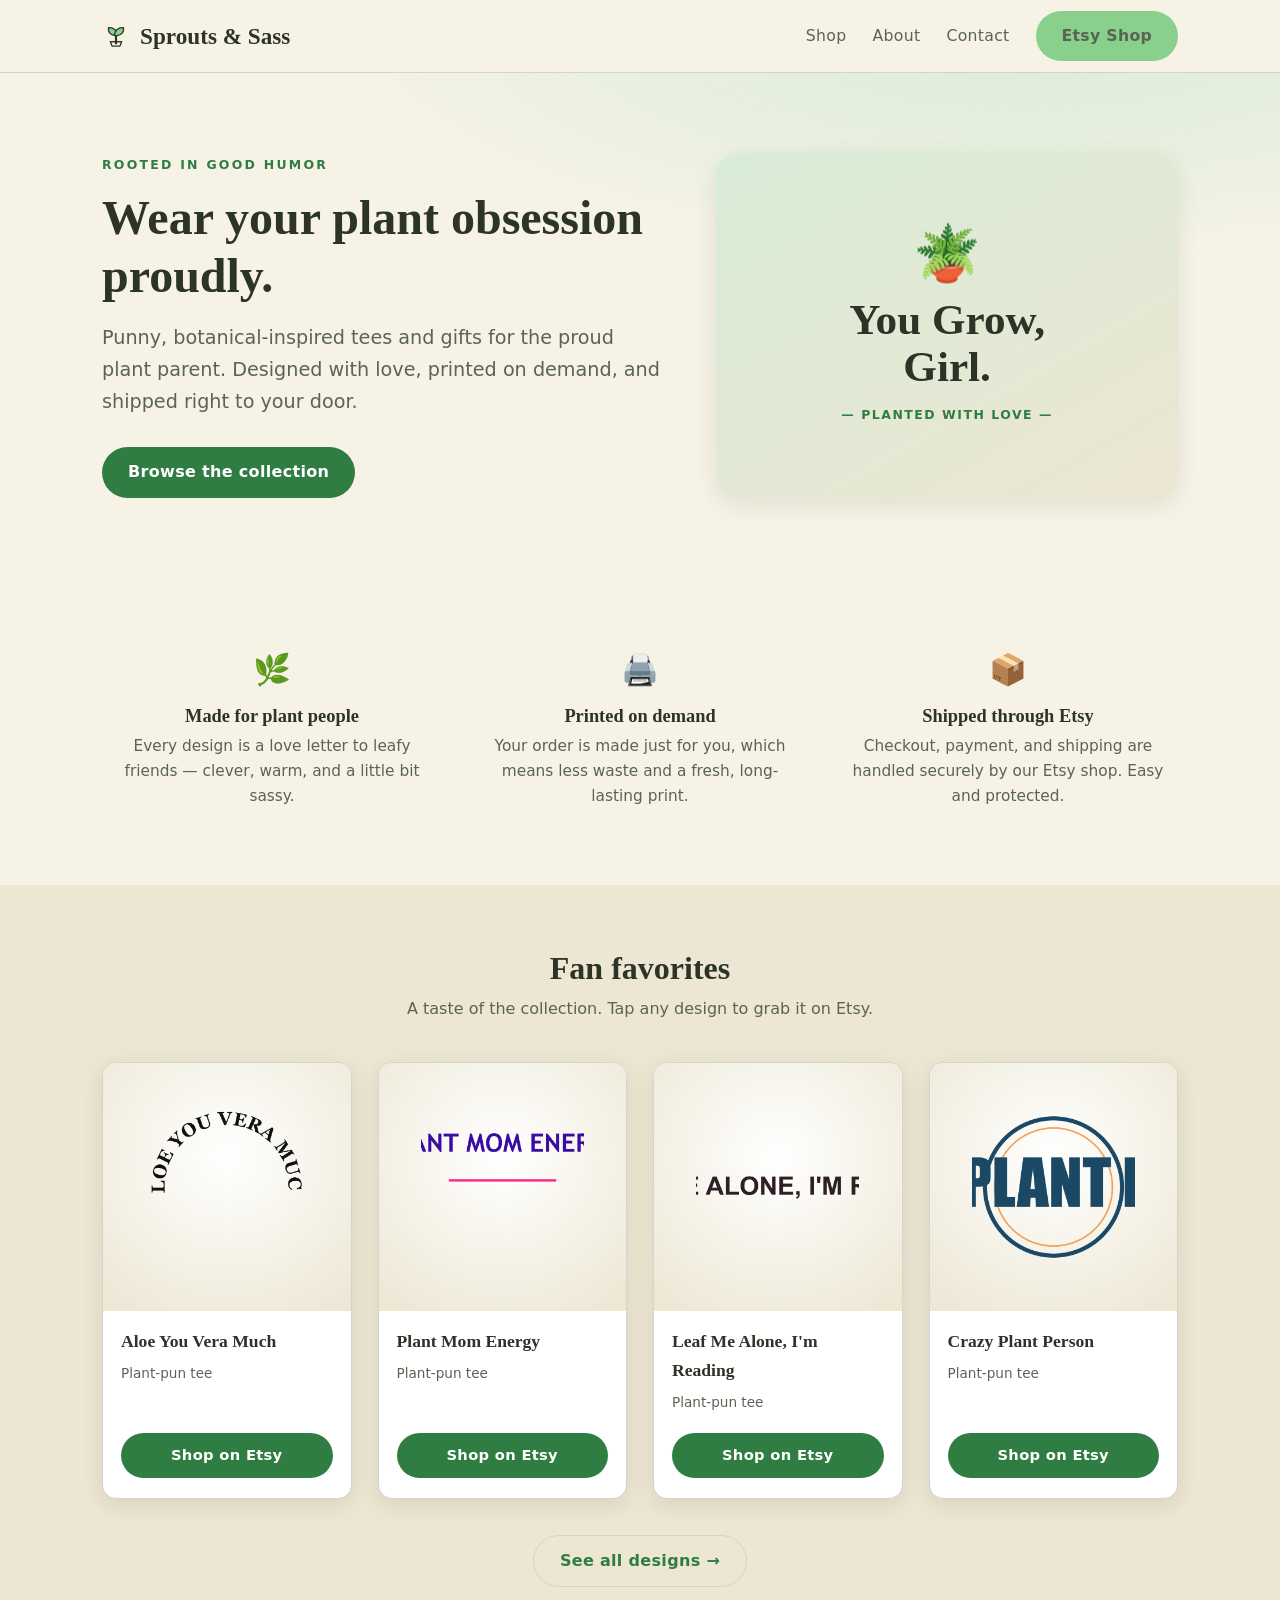
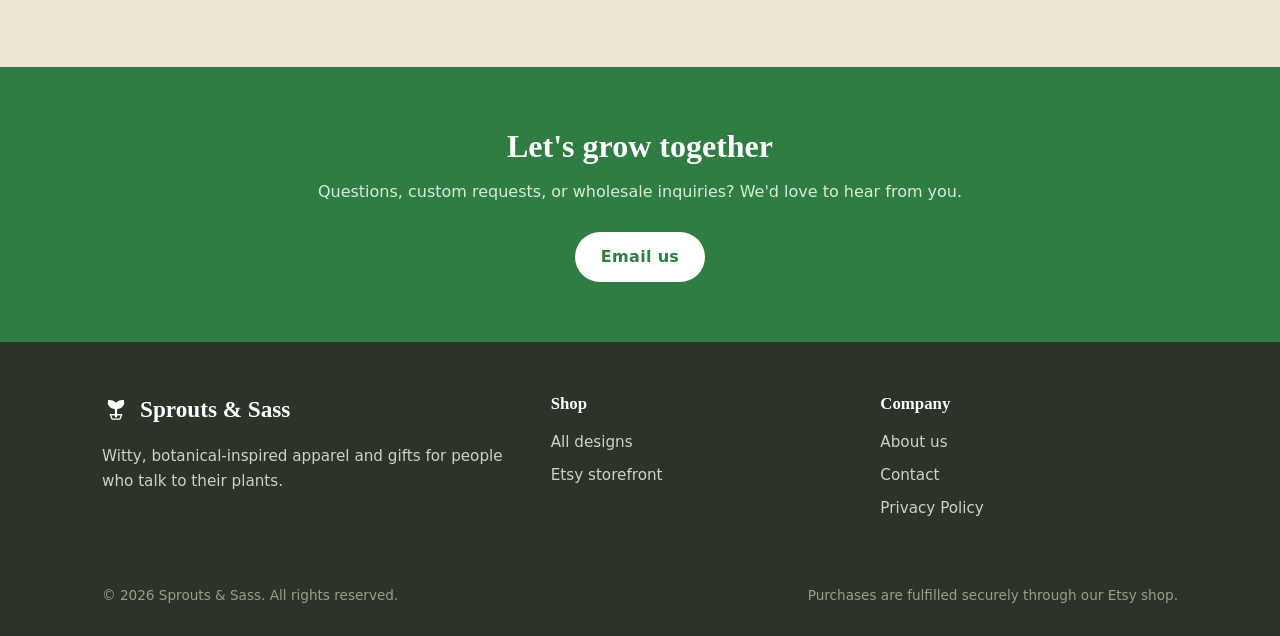
<file: index.html>
<!DOCTYPE html>
<html lang="en">
<head>
  <meta charset="UTF-8" />
  <meta name="viewport" content="width=device-width, initial-scale=1.0" />
  <title>Sprouts &amp; Sass — Plant-Lover Apparel &amp; Gifts</title>
  <meta name="description" content="Sprouts & Sass makes witty, botanical-inspired apparel and gifts for plant lovers. Punny plant tees printed on demand and shipped worldwide." />
  <link rel="preconnect" href="https://www.etsy.com" />
  <link rel="stylesheet" href="assets/styles.css" />
  <link rel="icon" type="image/svg+xml" href="assets/logo/logo-icon.svg" />
</head>
<body>
  <header class="site-header">
    <div class="wrap">
      <a class="brand" href="index.html"><img class="leaf" src="assets/logo/logo-icon.svg" alt="" width="26" height="26" /> Sprouts &amp; Sass</a>
      <nav class="nav">
        <a href="shop.html">Shop</a>
        <a href="about.html">About</a>
        <a href="index.html#contact" class="hide-sm">Contact</a>
        <a class="btn btn-sage" href="https://www.etsy.com/shop/SproutsAndSass" target="_blank" rel="noopener">Etsy Shop</a>
      </nav>
    </div>
  </header>

  <!-- Hero -->
  <section class="hero">
    <div class="wrap">
      <div>
        <div class="eyebrow">Rooted in good humor</div>
        <h1>Wear your plant obsession proudly.</h1>
        <p class="lede">Punny, botanical-inspired tees and gifts for the proud plant parent. Designed with love, printed on demand, and shipped right to your door.</p>
        <a class="btn" href="shop.html">Browse the collection</a>
      </div>
      <div class="hero-art">
        <div class="hero-card">
          <div class="hero-leaves">🪴</div>
          <div class="hero-slogan">You Grow,<br/>Girl.</div>
          <div class="hero-sub">— planted with love —</div>
        </div>
      </div>
    </div>
  </section>

  <!-- Features -->
  <section class="section">
    <div class="wrap">
      <div class="features">
        <div class="feature">
          <div class="ic">🌿</div>
          <h3>Made for plant people</h3>
          <p>Every design is a love letter to leafy friends — clever, warm, and a little bit sassy.</p>
        </div>
        <div class="feature">
          <div class="ic">🖨️</div>
          <h3>Printed on demand</h3>
          <p>Your order is made just for you, which means less waste and a fresh, long-lasting print.</p>
        </div>
        <div class="feature">
          <div class="ic">📦</div>
          <h3>Shipped through Etsy</h3>
          <p>Checkout, payment, and shipping are handled securely by our Etsy shop. Easy and protected.</p>
        </div>
      </div>
    </div>
  </section>

  <!-- Featured products -->
  <section class="section alt">
    <div class="wrap">
      <h2>Fan favorites</h2>
      <p class="sub">A taste of the collection. Tap any design to grab it on Etsy.</p>
      <div class="grid">
        <a class="card" href="https://www.etsy.com/shop/SproutsAndSass" target="_blank" rel="noopener" style="text-decoration:none;color:inherit">
          <div class="thumb"><img src="assets/designs/aloe-you-vera-much.png" alt="Aloe You Vera Much tee design" /></div>
          <div class="body"><div class="title">Aloe You Vera Much</div><div class="meta">Plant-pun tee</div><div class="spacer"></div><span class="btn">Shop on Etsy</span></div>
        </a>
        <a class="card" href="https://www.etsy.com/shop/SproutsAndSass" target="_blank" rel="noopener" style="text-decoration:none;color:inherit">
          <div class="thumb"><img src="assets/designs/plant-mom-energy.png" alt="Plant Mom Energy tee design" /></div>
          <div class="body"><div class="title">Plant Mom Energy</div><div class="meta">Plant-pun tee</div><div class="spacer"></div><span class="btn">Shop on Etsy</span></div>
        </a>
        <a class="card" href="https://www.etsy.com/shop/SproutsAndSass" target="_blank" rel="noopener" style="text-decoration:none;color:inherit">
          <div class="thumb"><img src="assets/designs/leaf-me-alone-reading.png" alt="Leaf Me Alone, I'm Reading tee design" /></div>
          <div class="body"><div class="title">Leaf Me Alone, I'm Reading</div><div class="meta">Plant-pun tee</div><div class="spacer"></div><span class="btn">Shop on Etsy</span></div>
        </a>
        <a class="card" href="https://www.etsy.com/shop/SproutsAndSass" target="_blank" rel="noopener" style="text-decoration:none;color:inherit">
          <div class="thumb"><img src="assets/designs/crazy-plant-person.png" alt="Crazy Plant Person tee design" /></div>
          <div class="body"><div class="title">Crazy Plant Person</div><div class="meta">Plant-pun tee</div><div class="spacer"></div><span class="btn">Shop on Etsy</span></div>
        </a>
      </div>
      <p style="text-align:center;margin-top:36px"><a class="btn btn-ghost" href="shop.html">See all designs →</a></p>
    </div>
  </section>

  <!-- CTA -->
  <section class="cta-band" id="contact">
    <div class="wrap">
      <h2>Let's grow together</h2>
      <p>Questions, custom requests, or wholesale inquiries? We'd love to hear from you.</p>
      <a class="btn" href="mailto:momooffice1738@gmail.com">Email us</a>
    </div>
  </section>

  <!-- Footer -->
  <footer class="site-footer">
    <div class="wrap">
      <div class="cols">
        <div>
          <div class="brand"><img class="leaf" src="assets/logo/logo-icon.svg" alt="" width="26" height="26" /> Sprouts &amp; Sass</div>
          <p class="tagline">Witty, botanical-inspired apparel and gifts for people who talk to their plants.</p>
        </div>
        <div>
          <h4>Shop</h4>
          <a href="shop.html">All designs</a>
          <a href="https://www.etsy.com/shop/SproutsAndSass" target="_blank" rel="noopener">Etsy storefront</a>
        </div>
        <div>
          <h4>Company</h4>
          <a href="about.html">About us</a>
          <a href="mailto:momooffice1738@gmail.com">Contact</a>
          <a href="privacy.html">Privacy Policy</a>
        </div>
      </div>
      <div class="legal">
        <span>&copy; 2026 Sprouts &amp; Sass. All rights reserved.</span>
        <span>Purchases are fulfilled securely through our Etsy shop.</span>
      </div>
    </div>
  </footer>
</body>
</html>
</file>
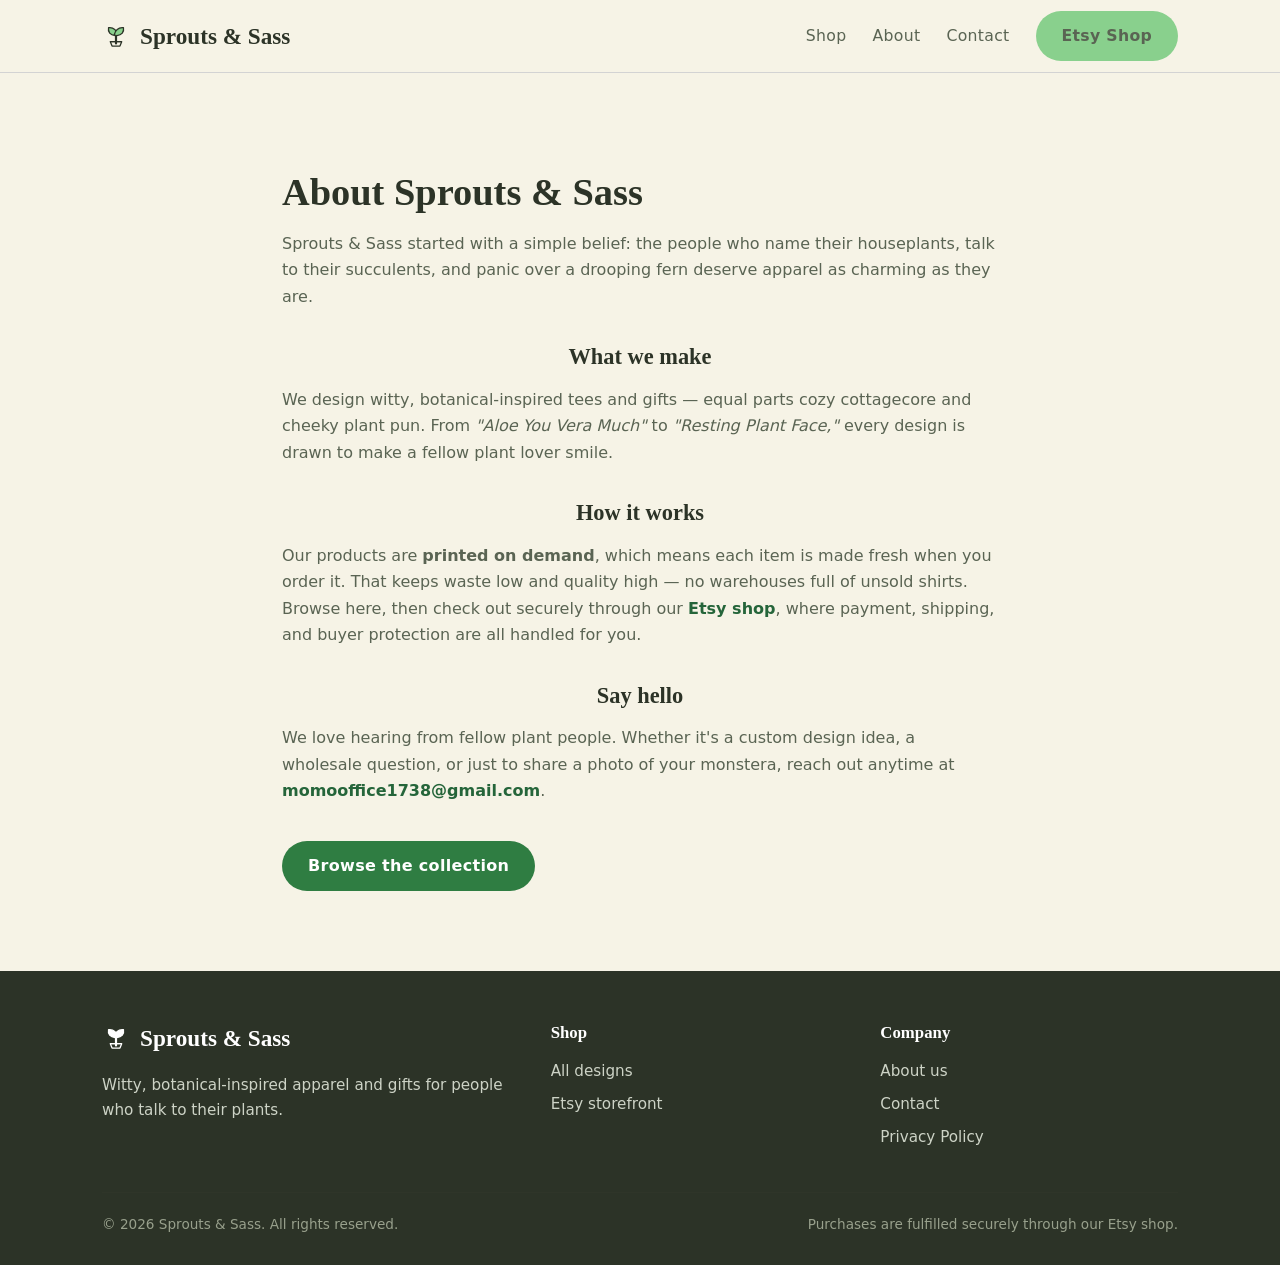
<file: about.html>
<!DOCTYPE html>
<html lang="en">
<head>
  <meta charset="UTF-8" />
  <meta name="viewport" content="width=device-width, initial-scale=1.0" />
  <title>About — Sprouts &amp; Sass</title>
  <meta name="description" content="The story behind Sprouts & Sass — botanical apparel and gifts for plant lovers." />
  <link rel="stylesheet" href="assets/styles.css" />
  <link rel="icon" type="image/svg+xml" href="assets/logo/logo-icon.svg" />
</head>
<body>
  <header class="site-header">
    <div class="wrap">
      <a class="brand" href="index.html"><img class="leaf" src="assets/logo/logo-icon.svg" alt="" width="26" height="26" /> Sprouts &amp; Sass</a>
      <nav class="nav">
        <a href="shop.html">Shop</a>
        <a href="about.html">About</a>
        <a href="index.html#contact" class="hide-sm">Contact</a>
        <a class="btn btn-sage" href="https://www.etsy.com/shop/SproutsAndSass" target="_blank" rel="noopener">Etsy Shop</a>
      </nav>
    </div>
  </header>

  <section class="section">
    <div class="wrap prose">
      <h1>About Sprouts &amp; Sass</h1>
      <p>Sprouts &amp; Sass started with a simple belief: the people who name their houseplants, talk to their succulents, and panic over a drooping fern deserve apparel as charming as they are.</p>

      <h2>What we make</h2>
      <p>We design witty, botanical-inspired tees and gifts — equal parts cozy cottagecore and cheeky plant pun. From <em>"Aloe You Vera Much"</em> to <em>"Resting Plant Face,"</em> every design is drawn to make a fellow plant lover smile.</p>

      <h2>How it works</h2>
      <p>Our products are <strong>printed on demand</strong>, which means each item is made fresh when you order it. That keeps waste low and quality high — no warehouses full of unsold shirts. Browse here, then check out securely through our <a href="https://www.etsy.com/shop/SproutsAndSass" target="_blank" rel="noopener">Etsy shop</a>, where payment, shipping, and buyer protection are all handled for you.</p>

      <h2>Say hello</h2>
      <p>We love hearing from fellow plant people. Whether it's a custom design idea, a wholesale question, or just to share a photo of your monstera, reach out anytime at <a href="mailto:momooffice1738@gmail.com">momooffice1738@gmail.com</a>.</p>

      <p style="margin-top:36px"><a class="btn" href="shop.html">Browse the collection</a></p>
    </div>
  </section>

  <footer class="site-footer">
    <div class="wrap">
      <div class="cols">
        <div>
          <div class="brand"><img class="leaf" src="assets/logo/logo-icon.svg" alt="" width="26" height="26" /> Sprouts &amp; Sass</div>
          <p class="tagline">Witty, botanical-inspired apparel and gifts for people who talk to their plants.</p>
        </div>
        <div>
          <h4>Shop</h4>
          <a href="shop.html">All designs</a>
          <a href="https://www.etsy.com/shop/SproutsAndSass" target="_blank" rel="noopener">Etsy storefront</a>
        </div>
        <div>
          <h4>Company</h4>
          <a href="about.html">About us</a>
          <a href="mailto:momooffice1738@gmail.com">Contact</a>
          <a href="privacy.html">Privacy Policy</a>
        </div>
      </div>
      <div class="legal">
        <span>&copy; 2026 Sprouts &amp; Sass. All rights reserved.</span>
        <span>Purchases are fulfilled securely through our Etsy shop.</span>
      </div>
    </div>
  </footer>
</body>
</html>
</file>
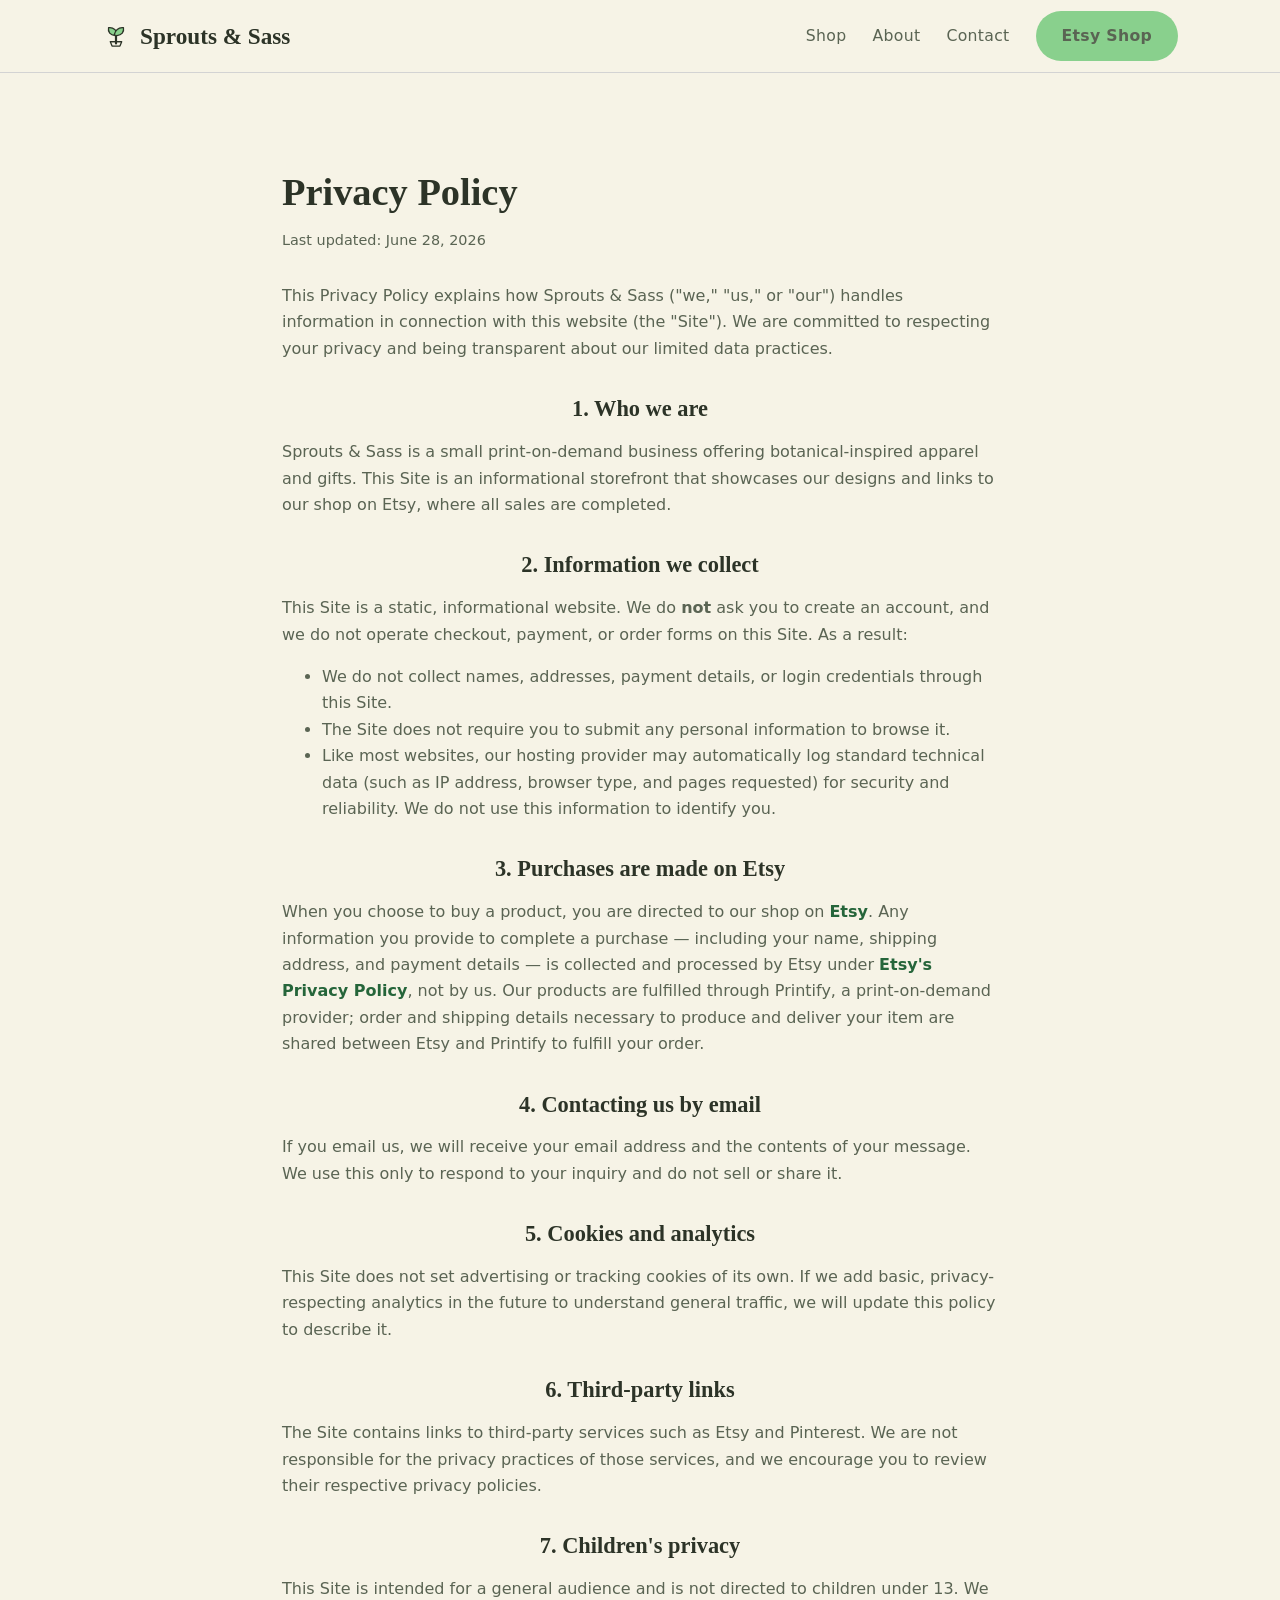
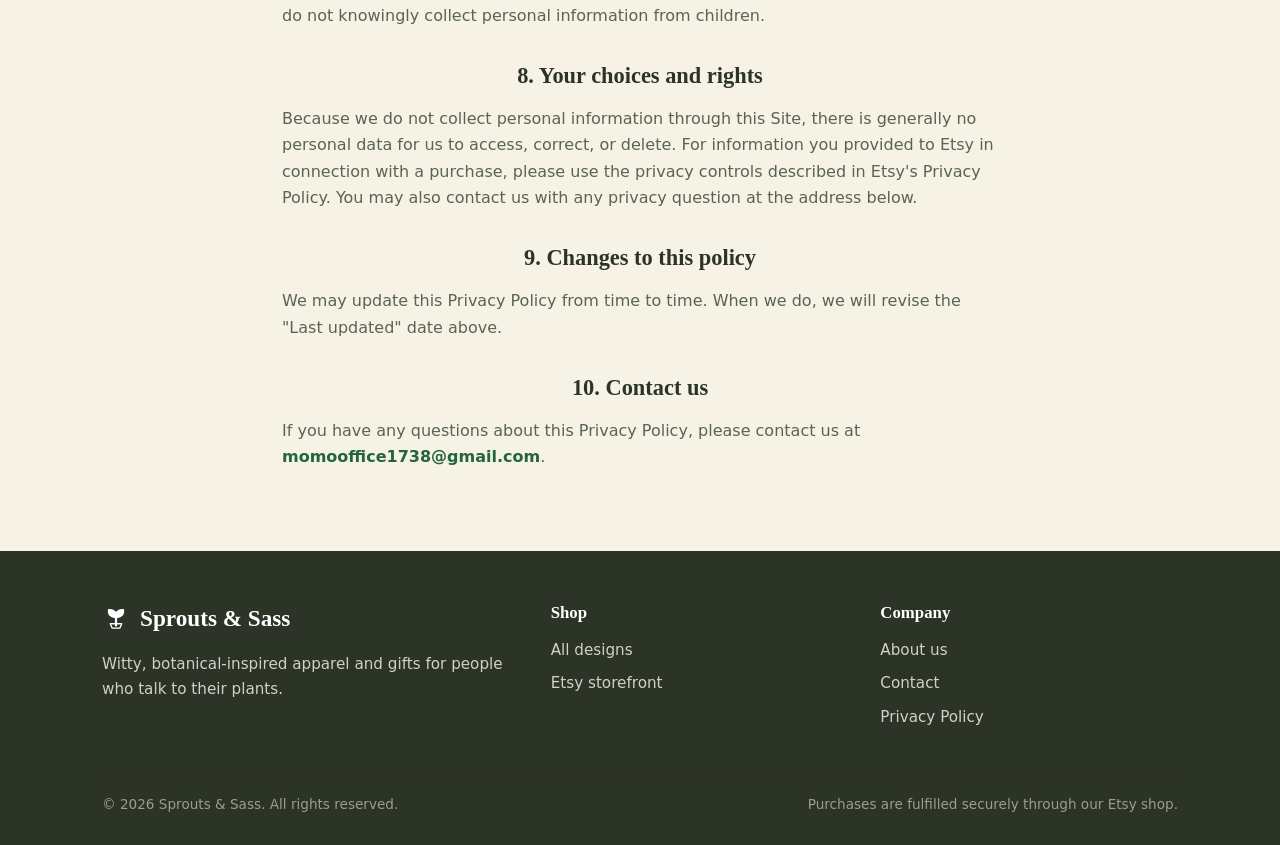
<file: privacy.html>
<!DOCTYPE html>
<html lang="en">
<head>
  <meta charset="UTF-8" />
  <meta name="viewport" content="width=device-width, initial-scale=1.0" />
  <title>Privacy Policy — Sprouts &amp; Sass</title>
  <meta name="description" content="Privacy Policy for the Sprouts & Sass website." />
  <link rel="stylesheet" href="assets/styles.css" />
  <link rel="icon" type="image/svg+xml" href="assets/logo/logo-icon.svg" />
</head>
<body>
  <header class="site-header">
    <div class="wrap">
      <a class="brand" href="index.html"><img class="leaf" src="assets/logo/logo-icon.svg" alt="" width="26" height="26" /> Sprouts &amp; Sass</a>
      <nav class="nav">
        <a href="shop.html">Shop</a>
        <a href="about.html">About</a>
        <a href="index.html#contact" class="hide-sm">Contact</a>
        <a class="btn btn-sage" href="https://www.etsy.com/shop/SproutsAndSass" target="_blank" rel="noopener">Etsy Shop</a>
      </nav>
    </div>
  </header>

  <section class="section">
    <div class="wrap prose">
      <h1>Privacy Policy</h1>
      <p class="updated">Last updated: June 28, 2026</p>

      <p>This Privacy Policy explains how Sprouts &amp; Sass ("we," "us," or "our") handles information in connection with this website (the "Site"). We are committed to respecting your privacy and being transparent about our limited data practices.</p>

      <h2>1. Who we are</h2>
      <p>Sprouts &amp; Sass is a small print-on-demand business offering botanical-inspired apparel and gifts. This Site is an informational storefront that showcases our designs and links to our shop on Etsy, where all sales are completed.</p>

      <h2>2. Information we collect</h2>
      <p>This Site is a static, informational website. We do <strong>not</strong> ask you to create an account, and we do not operate checkout, payment, or order forms on this Site. As a result:</p>
      <ul>
        <li>We do not collect names, addresses, payment details, or login credentials through this Site.</li>
        <li>The Site does not require you to submit any personal information to browse it.</li>
        <li>Like most websites, our hosting provider may automatically log standard technical data (such as IP address, browser type, and pages requested) for security and reliability. We do not use this information to identify you.</li>
      </ul>

      <h2>3. Purchases are made on Etsy</h2>
      <p>When you choose to buy a product, you are directed to our shop on <a href="https://www.etsy.com/shop/SproutsAndSass" target="_blank" rel="noopener">Etsy</a>. Any information you provide to complete a purchase — including your name, shipping address, and payment details — is collected and processed by Etsy under <a href="https://www.etsy.com/legal/privacy/" target="_blank" rel="noopener">Etsy's Privacy Policy</a>, not by us. Our products are fulfilled through Printify, a print-on-demand provider; order and shipping details necessary to produce and deliver your item are shared between Etsy and Printify to fulfill your order.</p>

      <h2>4. Contacting us by email</h2>
      <p>If you email us, we will receive your email address and the contents of your message. We use this only to respond to your inquiry and do not sell or share it.</p>

      <h2>5. Cookies and analytics</h2>
      <p>This Site does not set advertising or tracking cookies of its own. If we add basic, privacy-respecting analytics in the future to understand general traffic, we will update this policy to describe it.</p>

      <h2>6. Third-party links</h2>
      <p>The Site contains links to third-party services such as Etsy and Pinterest. We are not responsible for the privacy practices of those services, and we encourage you to review their respective privacy policies.</p>

      <h2>7. Children's privacy</h2>
      <p>This Site is intended for a general audience and is not directed to children under 13. We do not knowingly collect personal information from children.</p>

      <h2>8. Your choices and rights</h2>
      <p>Because we do not collect personal information through this Site, there is generally no personal data for us to access, correct, or delete. For information you provided to Etsy in connection with a purchase, please use the privacy controls described in Etsy's Privacy Policy. You may also contact us with any privacy question at the address below.</p>

      <h2>9. Changes to this policy</h2>
      <p>We may update this Privacy Policy from time to time. When we do, we will revise the "Last updated" date above.</p>

      <h2>10. Contact us</h2>
      <p>If you have any questions about this Privacy Policy, please contact us at <a href="mailto:momooffice1738@gmail.com">momooffice1738@gmail.com</a>.</p>
    </div>
  </section>

  <footer class="site-footer">
    <div class="wrap">
      <div class="cols">
        <div>
          <div class="brand"><img class="leaf" src="assets/logo/logo-icon.svg" alt="" width="26" height="26" /> Sprouts &amp; Sass</div>
          <p class="tagline">Witty, botanical-inspired apparel and gifts for people who talk to their plants.</p>
        </div>
        <div>
          <h4>Shop</h4>
          <a href="shop.html">All designs</a>
          <a href="https://www.etsy.com/shop/SproutsAndSass" target="_blank" rel="noopener">Etsy storefront</a>
        </div>
        <div>
          <h4>Company</h4>
          <a href="about.html">About us</a>
          <a href="mailto:momooffice1738@gmail.com">Contact</a>
          <a href="privacy.html">Privacy Policy</a>
        </div>
      </div>
      <div class="legal">
        <span>&copy; 2026 Sprouts &amp; Sass. All rights reserved.</span>
        <span>Purchases are fulfilled securely through our Etsy shop.</span>
      </div>
    </div>
  </footer>
</body>
</html>
</file>
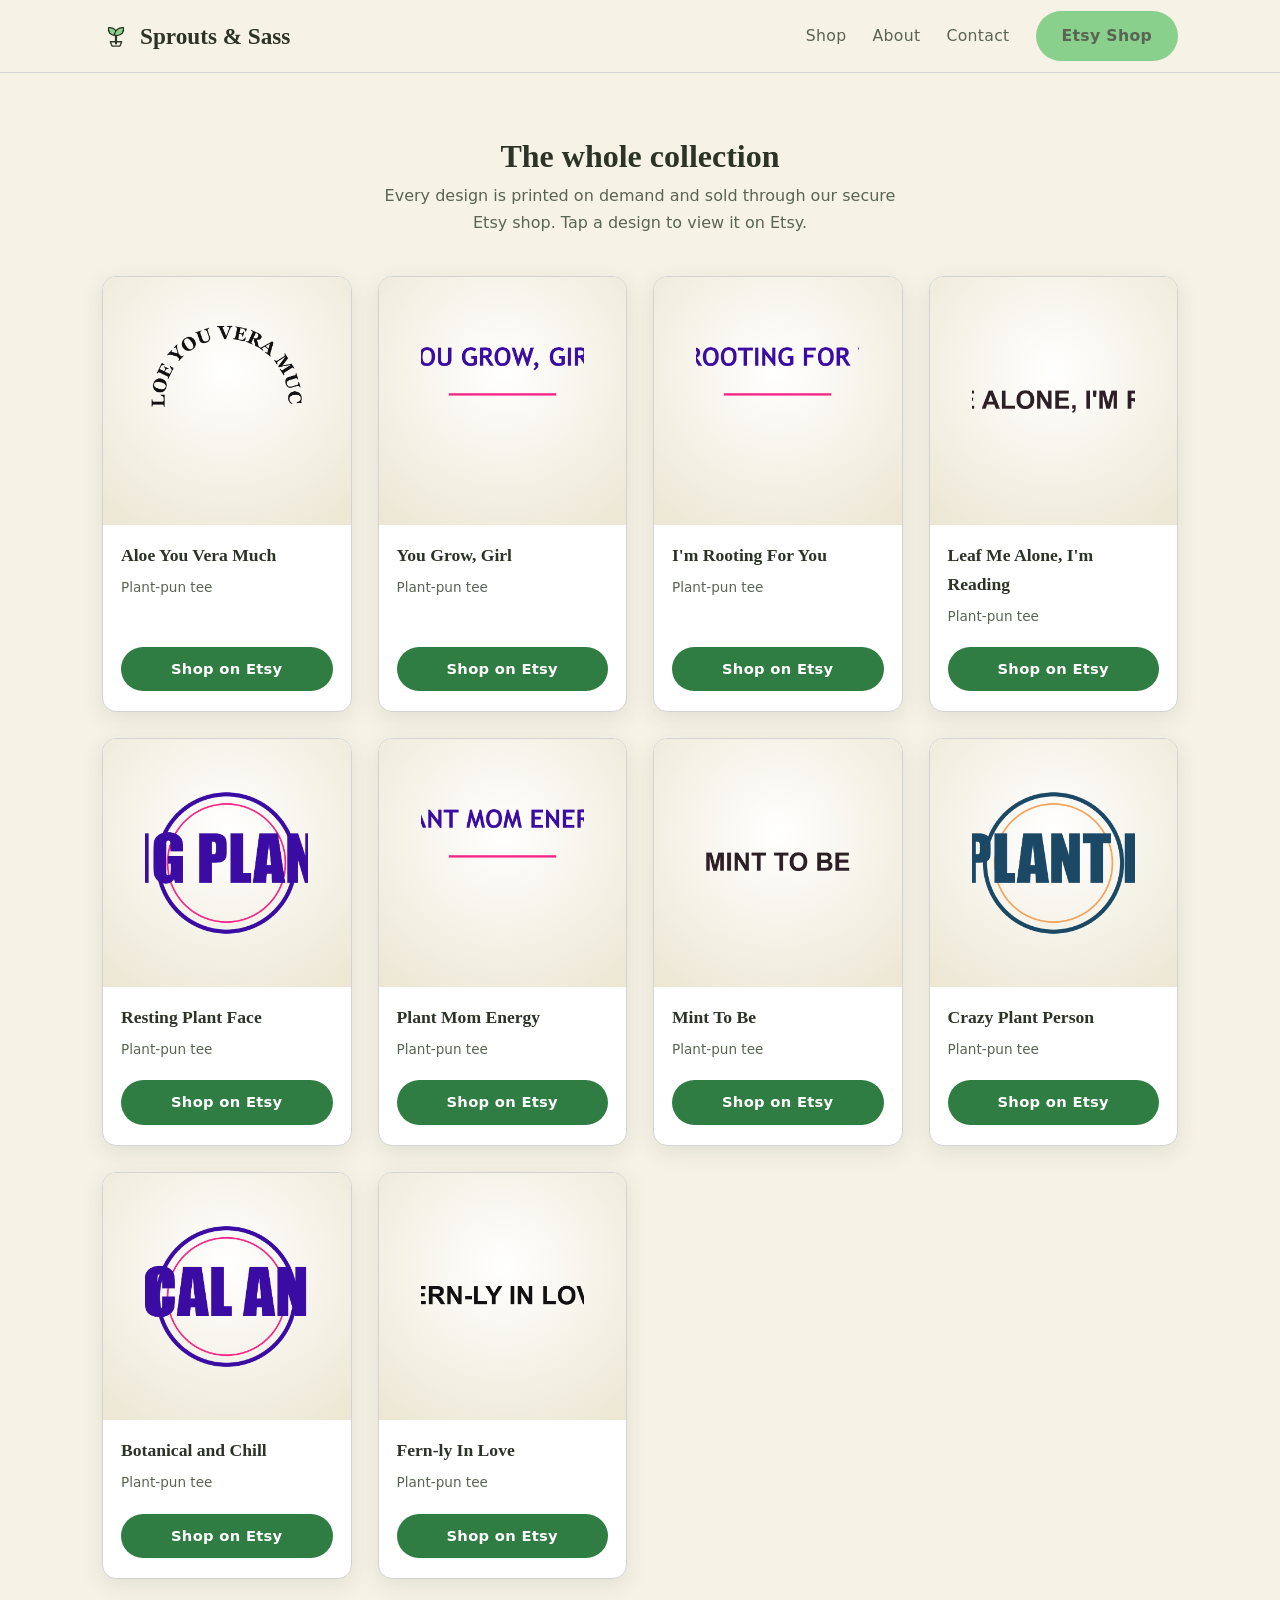
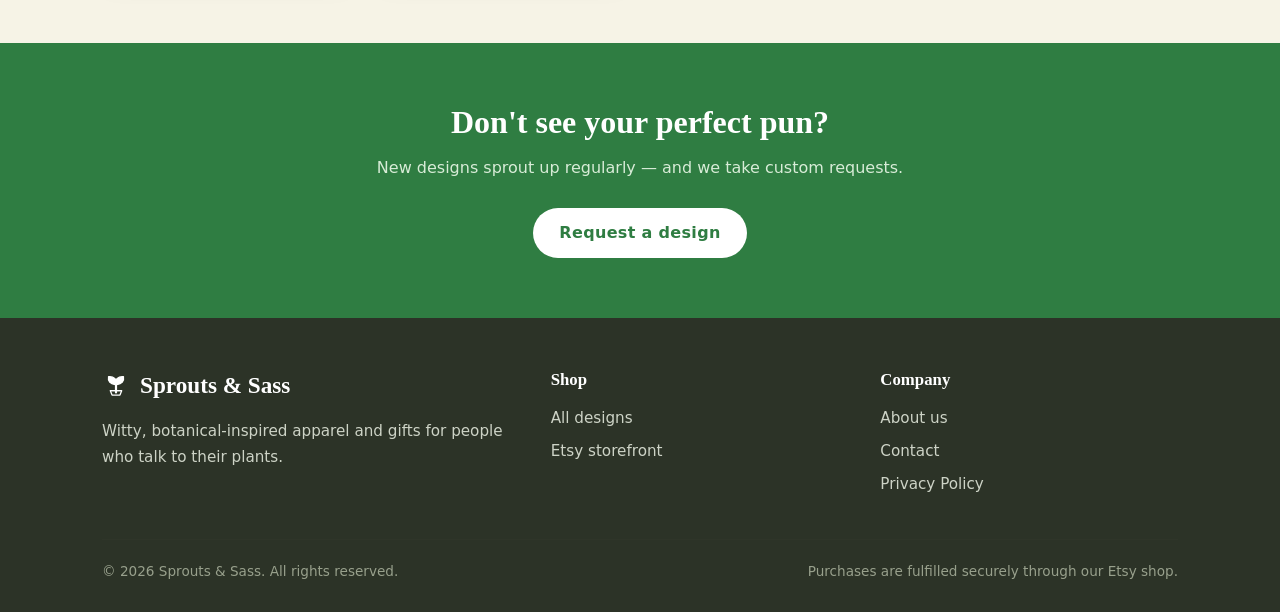
<file: shop.html>
<!DOCTYPE html>
<html lang="en">
<head>
  <meta charset="UTF-8" />
  <meta name="viewport" content="width=device-width, initial-scale=1.0" />
  <title>Shop — Sprouts &amp; Sass</title>
  <meta name="description" content="Browse the full Sprouts & Sass collection of punny plant-lover tees. Shop securely on Etsy." />
  <link rel="stylesheet" href="assets/styles.css" />
  <link rel="icon" type="image/svg+xml" href="assets/logo/logo-icon.svg" />
</head>
<body>
  <header class="site-header">
    <div class="wrap">
      <a class="brand" href="index.html"><img class="leaf" src="assets/logo/logo-icon.svg" alt="" width="26" height="26" /> Sprouts &amp; Sass</a>
      <nav class="nav">
        <a href="shop.html">Shop</a>
        <a href="about.html">About</a>
        <a href="index.html#contact" class="hide-sm">Contact</a>
        <a class="btn btn-sage" href="https://www.etsy.com/shop/SproutsAndSass" target="_blank" rel="noopener">Etsy Shop</a>
      </nav>
    </div>
  </header>

  <section class="section">
    <div class="wrap">
      <h2>The whole collection</h2>
      <p class="sub">Every design is printed on demand and sold through our secure Etsy shop. Tap a design to view it on Etsy.</p>
      <div class="grid" id="grid">
        <!-- Cards injected below -->
      </div>
    </div>
  </section>

  <section class="cta-band">
    <div class="wrap">
      <h2>Don't see your perfect pun?</h2>
      <p>New designs sprout up regularly — and we take custom requests.</p>
      <a class="btn" href="mailto:momooffice1738@gmail.com">Request a design</a>
    </div>
  </section>

  <footer class="site-footer">
    <div class="wrap">
      <div class="cols">
        <div>
          <div class="brand"><img class="leaf" src="assets/logo/logo-icon.svg" alt="" width="26" height="26" /> Sprouts &amp; Sass</div>
          <p class="tagline">Witty, botanical-inspired apparel and gifts for people who talk to their plants.</p>
        </div>
        <div>
          <h4>Shop</h4>
          <a href="shop.html">All designs</a>
          <a href="https://www.etsy.com/shop/SproutsAndSass" target="_blank" rel="noopener">Etsy storefront</a>
        </div>
        <div>
          <h4>Company</h4>
          <a href="about.html">About us</a>
          <a href="mailto:momooffice1738@gmail.com">Contact</a>
          <a href="privacy.html">Privacy Policy</a>
        </div>
      </div>
      <div class="legal">
        <span>&copy; 2026 Sprouts &amp; Sass. All rights reserved.</span>
        <span>Purchases are fulfilled securely through our Etsy shop.</span>
      </div>
    </div>
  </footer>

  <script>
    const ETSY = "https://www.etsy.com/shop/SproutsAndSass";
    const products = [
      ["Aloe You Vera Much",        "aloe-you-vera-much.png"],
      ["You Grow, Girl",            "you-grow-girl.png"],
      ["I'm Rooting For You",       "im-rooting-for-you.png"],
      ["Leaf Me Alone, I'm Reading","leaf-me-alone-reading.png"],
      ["Resting Plant Face",        "resting-plant-face.png"],
      ["Plant Mom Energy",          "plant-mom-energy.png"],
      ["Mint To Be",                "mint-to-be.png"],
      ["Crazy Plant Person",        "crazy-plant-person.png"],
      ["Botanical and Chill",       "botanical-and-chill.png"],
      ["Fern-ly In Love",           "fern-ly-in-love.png"],
    ];
    const grid = document.getElementById("grid");
    grid.innerHTML = products.map(([name, file]) => `
      <a class="card" href="${ETSY}" target="_blank" rel="noopener" style="text-decoration:none;color:inherit">
        <div class="thumb"><img src="assets/designs/${file}" alt="${name} tee design" loading="lazy" /></div>
        <div class="body">
          <div class="title">${name}</div>
          <div class="meta">Plant-pun tee</div>
          <div class="spacer"></div>
          <span class="btn">Shop on Etsy</span>
        </div>
      </a>`).join("");
  </script>
</body>
</html>
</file>
<file: assets/styles.css>
/* Sprout & Sass — storefront styles */
:root {
  --sage:        #89D08D;   /* main brand green */
  --sage-deep:   #2f7d42;   /* deeper green: buttons, bands, links (AA on light) */
  --sage-soft:   #d8ecd7;   /* light green tint */
  --cream:       #F6F3E6;   /* page background */
  --cream-2:     #ECE6D2;   /* alt sections */
  --ink:         #2c3327;
  --ink-soft:    #5a6453;
  --accent:      #D3D3D3;   /* neutral gray accent: borders, dividers */
  --accent-d:    #bcbcbc;
  --terracotta:  #2f7d42;   /* primary CTA = deep green */
  --terracotta-d:#25653a;
  --radius:      14px;
  --shadow:      0 6px 22px rgba(44, 51, 39, 0.10);
  --maxw:        1120px;
  --font-head:   "Georgia", "Times New Roman", serif;
  --font-body:   "Helvetica Neue", "Segoe UI", system-ui, -apple-system, sans-serif;
}

* { box-sizing: border-box; }

html { scroll-behavior: smooth; }

body {
  margin: 0;
  font-family: var(--font-body);
  color: var(--ink);
  background: var(--cream);
  line-height: 1.65;
  -webkit-font-smoothing: antialiased;
}

h1, h2, h3 { font-family: var(--font-head); font-weight: 700; line-height: 1.2; color: var(--ink); }
a { color: var(--terracotta-d); text-decoration: none; }
a:hover { text-decoration: underline; }
img { max-width: 100%; display: block; }

.wrap { max-width: var(--maxw); margin: 0 auto; padding: 0 22px; }

/* ---------- Header ---------- */
.site-header {
  background: var(--cream);
  border-bottom: 1px solid var(--accent);
  position: sticky; top: 0; z-index: 50;
}
.site-header .wrap {
  display: flex; align-items: center; justify-content: space-between;
  min-height: 72px;
}
.brand { display: flex; align-items: center; gap: 10px; font-family: var(--font-head); font-size: 1.45rem; font-weight: 700; color: var(--ink); }
.brand:hover { text-decoration: none; }
.brand .leaf { width: 28px; height: 28px; display: inline-block; vertical-align: middle; }
.nav { display: flex; gap: 26px; align-items: center; }
.nav a { color: var(--ink-soft); font-size: 0.98rem; letter-spacing: 0.02em; }
.nav a:hover { color: var(--sage-deep); text-decoration: none; }

.btn {
  display: inline-block;
  background: var(--terracotta); color: #fff;
  padding: 12px 26px; border-radius: 999px;
  font-weight: 600; letter-spacing: 0.02em; border: none; cursor: pointer;
  transition: background 0.15s ease, transform 0.15s ease;
}
.btn:hover { background: var(--terracotta-d); text-decoration: none; transform: translateY(-1px); }
.btn-sage { background: var(--sage); color: var(--ink); }
.btn-sage:hover { background: var(--sage-deep); color: #fff; }
.btn-ghost { background: transparent; color: var(--sage-deep); border: 1.5px solid var(--accent); }
.btn-ghost:hover { background: var(--sage-soft); }

/* ---------- Hero ---------- */
.hero {
  background:
    radial-gradient(1200px 400px at 80% -10%, var(--sage-soft), transparent 60%),
    var(--cream);
  padding: 80px 0 70px;
}
.hero .wrap { display: grid; grid-template-columns: 1.1fr 0.9fr; gap: 50px; align-items: center; }
.hero h1 { font-size: 3rem; margin: 0 0 18px; }
.hero p.lede { font-size: 1.2rem; color: var(--ink-soft); margin: 0 0 30px; max-width: 30em; }
.hero-art {
  background: linear-gradient(150deg, var(--sage-soft), var(--cream-2));
  border-radius: 24px; padding: 30px; box-shadow: var(--shadow);
  display: flex; align-items: center; justify-content: center;
  aspect-ratio: 4 / 3; overflow: hidden;
}
.hero-art img { width: 100%; height: 100%; object-fit: contain; border-radius: 12px; }
.hero-card { text-align: center; color: var(--sage-deep); }
.hero-card .hero-leaves { font-size: 3.4rem; line-height: 1; margin-bottom: 14px; }
.hero-card .hero-slogan { font-family: var(--font-head); font-weight: 700; font-size: 2.7rem; color: var(--ink); line-height: 1.1; }
.hero-card .hero-sub { margin-top: 14px; letter-spacing: 0.12em; text-transform: uppercase; font-size: 0.78rem; color: var(--sage-deep); font-weight: 700; }
.eyebrow { text-transform: uppercase; letter-spacing: 0.18em; font-size: 0.78rem; color: var(--sage-deep); font-weight: 700; margin-bottom: 14px; }

/* ---------- Sections ---------- */
.section { padding: 64px 0; }
.section.alt { background: var(--cream-2); }
.section h2 { font-size: 2rem; margin: 0 0 8px; text-align: center; }
.section .sub { text-align: center; color: var(--ink-soft); max-width: 34em; margin: 0 auto 40px; }

/* ---------- Product grid ---------- */
.grid {
  display: grid; grid-template-columns: repeat(auto-fill, minmax(230px, 1fr));
  gap: 26px;
}
.card {
  background: #fff; border-radius: var(--radius); overflow: hidden;
  box-shadow: var(--shadow); display: flex; flex-direction: column;
  border: 1px solid var(--accent);
  transition: transform 0.18s ease, box-shadow 0.18s ease;
}
.card:hover { transform: translateY(-4px); box-shadow: 0 12px 30px rgba(44,51,39,0.16); }
.card .thumb {
  aspect-ratio: 1 / 1;
  background: radial-gradient(circle at 50% 38%, #fff 0%, var(--cream-2) 100%);
  display: flex; align-items: center; justify-content: center; padding: 26px;
  overflow: hidden;
}
.card .thumb img { width: 100%; height: 100%; object-fit: contain; }
.card .body { padding: 16px 18px 20px; display: flex; flex-direction: column; gap: 10px; flex: 1; }
.card .title { font-family: var(--font-head); font-size: 1.1rem; font-weight: 700; }
.card .meta { font-size: 0.85rem; color: var(--ink-soft); margin-top: -4px; }
.card .spacer { flex: 1; }
.card .btn { text-align: center; font-size: 0.92rem; padding: 10px 18px; }

/* ---------- Feature strip ---------- */
.features { display: grid; grid-template-columns: repeat(3, 1fr); gap: 28px; }
.feature { text-align: center; padding: 12px; }
.feature .ic { font-size: 1.9rem; }
.feature h3 { font-size: 1.15rem; margin: 10px 0 6px; }
.feature p { color: var(--ink-soft); margin: 0; font-size: 0.96rem; }

/* ---------- Prose (about / privacy) ---------- */
.prose { max-width: 760px; margin: 0 auto; }
.prose h1 { font-size: 2.4rem; margin-bottom: 6px; }
.prose .updated { color: var(--ink-soft); font-size: 0.9rem; margin-bottom: 30px; }
.prose h2 { font-size: 1.4rem; margin: 34px 0 10px; }
.prose p, .prose li { color: var(--ink-soft); }
.prose a { font-weight: 600; }

/* ---------- CTA band ---------- */
.cta-band { background: var(--sage-deep); color: #fff; text-align: center; padding: 60px 0; }
.cta-band h2 { color: #fff; font-size: 2rem; margin: 0 0 14px; }
.cta-band p { color: var(--sage-soft); margin: 0 0 26px; }
.cta-band .btn { background: #fff; color: var(--sage-deep); }
.cta-band .btn:hover { background: var(--sage-soft); color: var(--terracotta-d); }

/* ---------- Footer ---------- */
.site-footer { background: var(--ink); color: #cdd3c6; padding: 48px 0 30px; }
.site-footer .cols { display: grid; grid-template-columns: 1.4fr 1fr 1fr; gap: 32px; }
.site-footer h4 { color: #fff; font-family: var(--font-head); margin: 0 0 12px; font-size: 1.05rem; }
.site-footer a { color: #cdd3c6; display: block; margin-bottom: 8px; font-size: 0.95rem; }
.site-footer a:hover { color: #fff; }
.site-footer .brand { color: #fff; margin-bottom: 10px; }
.site-footer .brand .leaf { filter: brightness(0) invert(1); }
.site-footer .tagline { font-size: 0.95rem; max-width: 28em; }
.site-footer .legal { border-top: 1px solid #3a423235; margin-top: 34px; padding-top: 20px; font-size: 0.85rem; color: #98a08c; display: flex; justify-content: space-between; flex-wrap: wrap; gap: 10px; }

/* ---------- Responsive ---------- */
@media (max-width: 860px) {
  .hero .wrap { grid-template-columns: 1fr; }
  .hero h1 { font-size: 2.3rem; }
  .features { grid-template-columns: 1fr; }
  .site-footer .cols { grid-template-columns: 1fr; }
  .nav { gap: 16px; }
  .nav a.hide-sm { display: none; }
}
</file>
